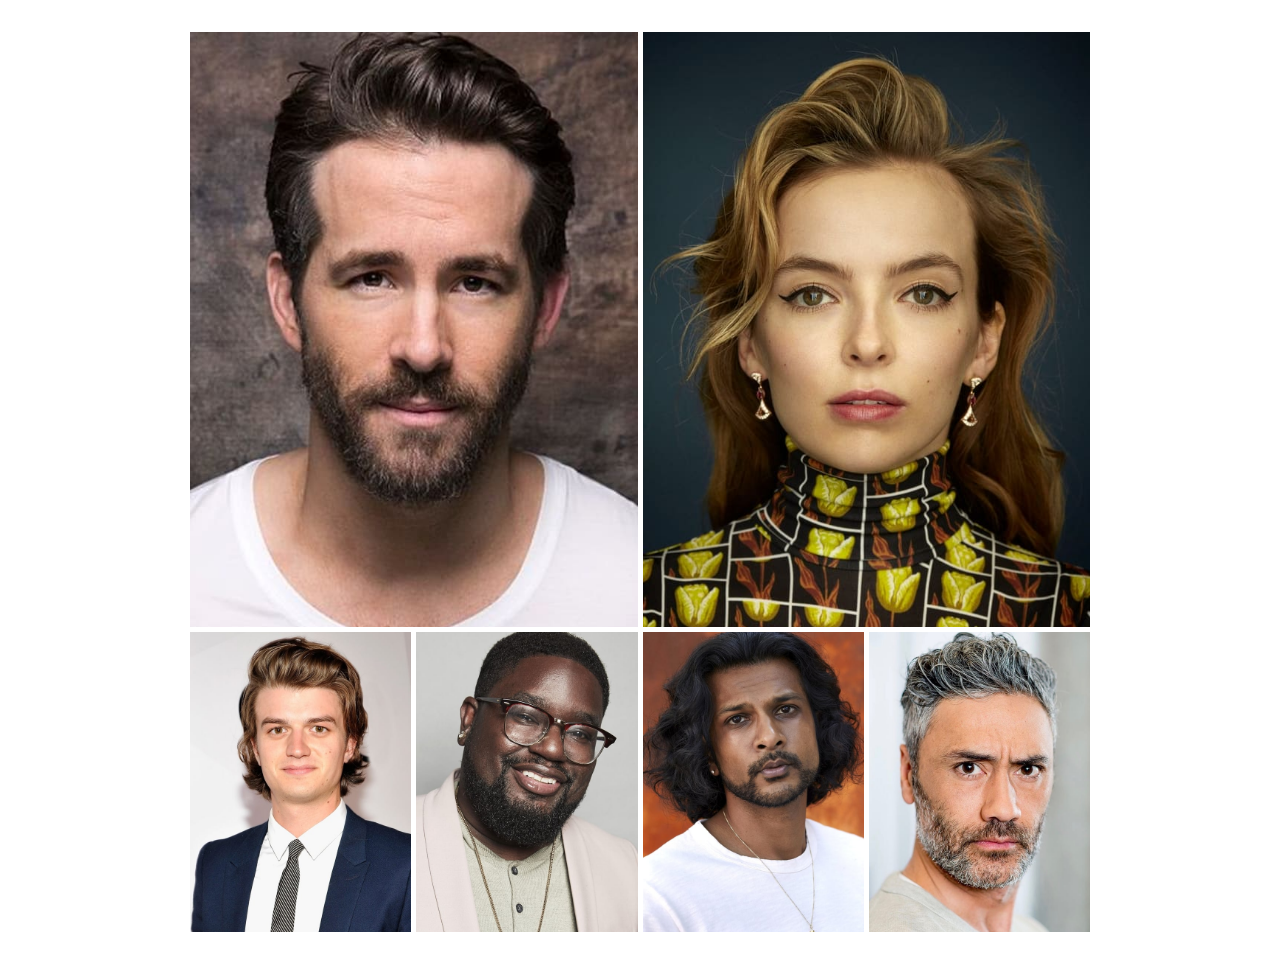
<file: actorsGallery.html>
<!DOCTYPE html>
<html lang="en">
<head>
    <meta charset="UTF-8">
    <meta name="viewport" content="width=device-width, initial-scale=1.0">
    <link rel="stylesheet" href="CSS/gallery.css">
    <title>Free Guy Actors Gallery</title>
</head>
<body>
    
    <div class="container">

        <div class="ryan">
            <div class="img">
                <img src="images/ryan.jpg" alt="Ryan">
            </div>
        </div>

        <div class="jodie">
            <div class="img">
                <img src="images/jodie.jpg" alt="Jodie">
            </div>
        </div>

        <div class="joe">
            <div class="img">
                <img src="images/joe.jpg" alt="Joe">
            </div>
        </div>

        <div class="lilrel">
            <div class="img">
                <img src="images/lilrel.jpg" alt="Lilrel">
            </div>
        </div>

        <div class="utkarsh">
            <div class="img">
                <img src="images/utkarsh.jpg" alt="Utkarsh">
            </div>
        </div>

        <div class="tika">
            <div class="img">
                <img src="images/taika.jpg" alt="Taika">
            </div>
        </div>

    </div>
</body>
</html>
</file>
<file: CSS/gallery.css>
* {
    margin: 0;
    padding: 0;
    box-sizing: border-box;
    /*border: 1px solid red;*/
}

.container {
    height: 900px;
    width: 900px;
    margin: 2rem auto;
    display: grid;
    grid-template-columns: repeat(4,1fr);
    grid-template-rows: 595px 300px;
    gap: 5px;
}

.container > div {
    width: 100%;
    height: 100%;
}

.img {
    height: 100%;
    width: 100%;
}

.img img {
    height: 100%;
    width: 100%;
    object-fit: cover;
}

.ryan {
    grid-column: 1/3;
    grid-row: 1/2;
}

.jodie {
    grid-column: 3/5;
    grid-row: 1/2;
}

@media (max-width: 568px) {
    body {
        background-color: #000;
    }

    .container {
        width: auto;
        grid-template-columns: repeat(1, auto);
        grid-template-rows: repeat(6, 1fr);
        grid-template-areas:
        "ryan"
        "jodie"
        "joe"
        "lilrel"
        "utkarsh"
        "taika"
        ;
    }
    
    .ryan {
        grid-area: ryan;
    }

    .jodie {
        grid-area: jodie;
    }

    .joe {
        grid-area: joe;
    }

    .lilrel {
        grid-area: lilrel;
    }

    .utkarsh {
        grid-area: utkarsh;
    }

    .taika {
        grid-area: taika;
    }
}
</file>
